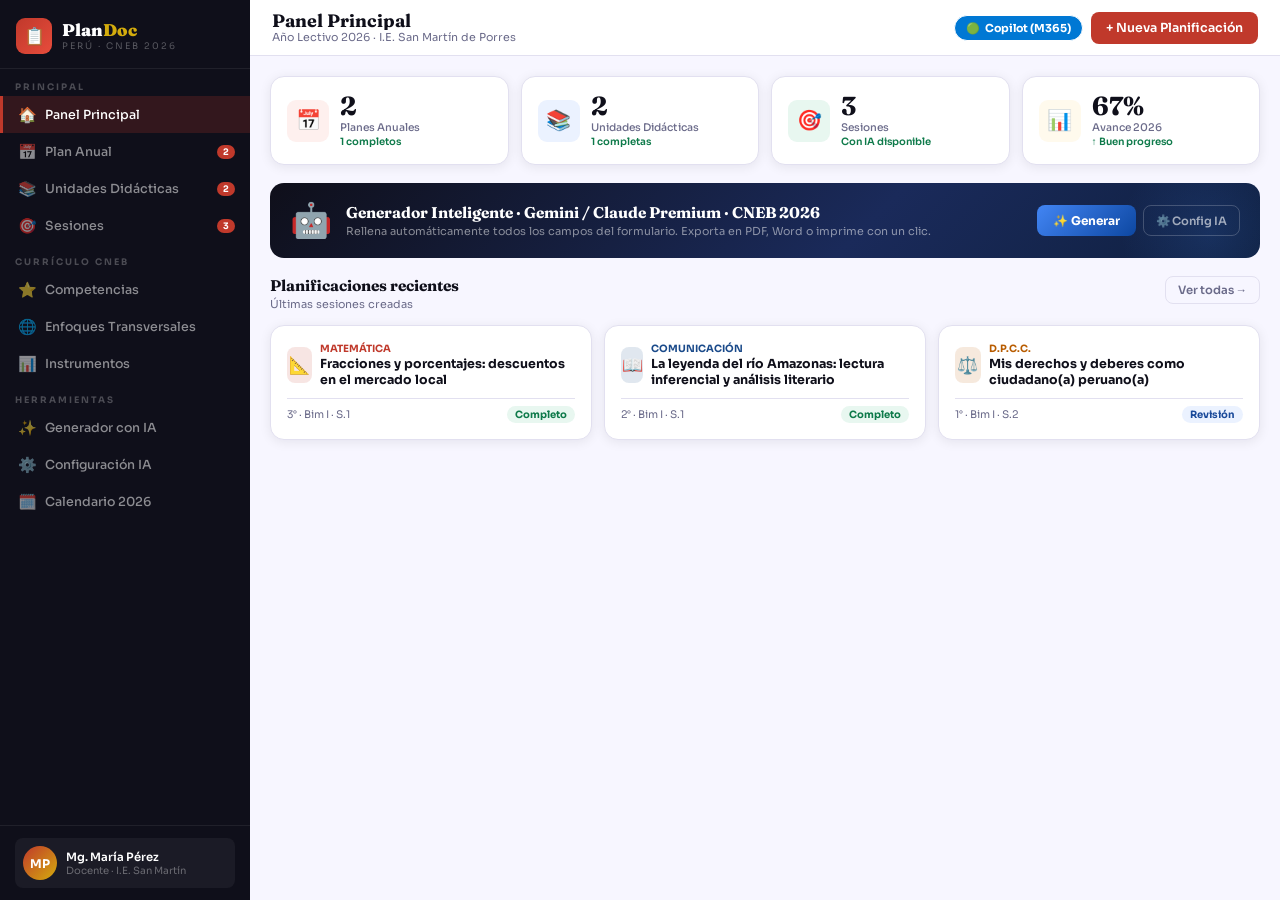
<file: index.html>
<!DOCTYPE html>
<html lang="es">

<head>
  <meta charset="UTF-8">
  <meta name="viewport" content="width=device-width,initial-scale=1.0">
  <title>PlanDoc</title>
  <link
    href="https://fonts.googleapis.com/css2?family=Sora:wght@300;400;500;600;700;800&family=Fraunces:wght@700;900&display=swap"
    rel="stylesheet">
  <link rel="stylesheet" href="css/style.css">
</head>

<body>
  <div class="shell">
    <!-- SIDEBAR -->
    <nav class="sidebar">
      <div class="s-logo">
        <div class="s-logo-row">
          <div class="s-ico">📋</div>
          <div>
            <div class="s-name">Plan<em>Doc</em></div>
            <div class="s-sub">Perú · CNEB 2026</div>
          </div>
        </div>
      </div>
      <div class="s-sec">Principal</div>
      <div class="s-link on" onclick="go('dashboard')"><span class="ic">🏠</span>Panel Principal</div>
      <div class="s-link" onclick="go('anual')"><span class="ic">📅</span>Plan Anual<span class="s-bdg"
          id="bdg-pa">2</span></div>
      <div class="s-link" onclick="go('unidades')"><span class="ic">📚</span>Unidades Didácticas<span class="s-bdg"
          id="bdg-ud">4</span></div>
      <div class="s-link" onclick="go('sesiones')"><span class="ic">🎯</span>Sesiones<span class="s-bdg"
          id="bdg-ses">6</span></div>
      <div class="s-sec">Currículo CNEB</div>
      <div class="s-link" onclick="go('competencias')"><span class="ic">⭐</span>Competencias</div>
      <div class="s-link" onclick="go('enfoques')"><span class="ic">🌐</span>Enfoques Transversales</div>
      <div class="s-link" onclick="go('evaluacion')"><span class="ic">📊</span>Instrumentos</div>
      <div class="s-sec">Herramientas</div>
      <div class="s-link" onclick="go('generador')"><span class="ic">✨</span>Generador con IA</div>
      <div class="s-link" onclick="go('config')"><span class="ic">⚙️</span>Configuración IA</div>
      <div class="s-link" onclick="go('calendario')"><span class="ic">🗓️</span>Calendario 2026</div>
      <div class="s-foot">
        <div class="s-user" onclick="go('config')">
          <div class="s-av" id="s-av">MP</div>
          <div>
            <div class="s-uname" id="s-uname">Mg. María Pérez</div>
            <div class="s-urole" id="s-urole">Docente · I.E. San Martín</div>
          </div>
        </div>
      </div>
    </nav>

    <!-- MAIN -->
    <div class="main">
      <div class="topbar">
        <div class="tb-l">
          <div class="tb-ttl" id="tb-ttl">Panel Principal</div>
          <div class="tb-sub" id="tb-sub">Año Lectivo 2026 · I.E. San Martín de Porres</div>
        </div>
        <div class="tb-r">
          <div class="ai-bdg ai-bdg-gem" id="ai-bdg" onclick="go('config')">
            <span id="ai-dot">🔵</span><span id="ai-txt">Gemini activo</span>
          </div>
          <button class="btn btn-red" id="tb-btn" onclick="openNew()">+ Nueva Planificación</button>
        </div>
      </div>

      <!-- ═══ DASHBOARD ═══ -->
      <div class="page on" id="page-dashboard">
        <div class="stats" id="stats-g"></div>
        <div class="ai-banner">
          <div style="font-size:34px;position:relative;z-index:1;">🤖</div>
          <div style="position:relative;z-index:1;">
            <h3>Generador Inteligente · Gemini / Claude Premium · CNEB 2026</h3>
            <p>Rellena automáticamente todos los campos del formulario. Exporta en PDF, Word o imprime con un clic.</p>
          </div>
          <div style="margin-left:auto;display:flex;gap:7px;position:relative;z-index:1;">
            <button class="btn-ai-gem btn-sm" style="font-size:12px;" onclick="go('generador')">✨ Generar</button>
            <button class="btn btn-ghost btn-sm" style="color:rgba(255,255,255,.6);border-color:rgba(255,255,255,.2);"
              onclick="go('config')">⚙️ Config IA</button>
          </div>
        </div>
        <div class="sec">
          <div>
            <div class="sec-t">Planificaciones recientes</div>
            <div class="sec-s">Últimas sesiones creadas</div>
          </div><button class="btn btn-ghost btn-sm" onclick="go('sesiones')">Ver todas →</button>
        </div>
        <div id="dash-r"></div>
      </div>

      <!-- ═══ PLAN ANUAL ═══ -->
      <div class="page" id="page-anual">
        <div class="sec">
          <div>
            <div class="sec-t">Plan Anual por Grado · 2026</div>
            <div class="sec-s">Selecciona el grado para gestionar la programación anual</div>
          </div><button class="btn btn-red" onclick="abrirPA()">+ Nuevo Plan Anual</button>
        </div>
        <div class="gts" id="g-anual"></div>
        <div id="anual-c"></div>
      </div>

      <!-- ═══ UNIDADES ═══ -->
      <div class="page" id="page-unidades">
        <div class="sec">
          <div>
            <div class="sec-t">Unidades Didácticas · 2026</div>
            <div class="sec-s">Organización por grado y bimestre · CNEB</div>
          </div><button class="btn btn-red" onclick="abrirUD()">+ Nueva Unidad</button>
        </div>
        <div class="gts" id="g-ud"></div>
        <div id="ud-c"></div>
      </div>

      <!-- ═══ SESIONES ═══ -->
      <div class="page" id="page-sesiones">
        <div class="sec">
          <div>
            <div class="sec-t">Sesiones de Aprendizaje · 2026</div>
            <div class="sec-s">Por grado, bimestre y área · CNEB</div>
          </div><button class="btn btn-red" onclick="abrirSES()">+ Nueva Sesión</button>
        </div>
        <div class="gts" id="g-ses"></div>
        <div id="ses-c"></div>
      </div>

      <!-- ═══ COMPETENCIAS ═══ -->
      <div class="page" id="page-competencias">
        <div class="sec">
          <div>
            <div class="sec-t">Competencias, Capacidades y Desempeños · CNEB</div>
            <div class="sec-s">Currículo Nacional EBR · MINEDU Perú · Nivel Secundaria</div>
          </div>
        </div>
        <div class="tbs" id="comp-tbs"></div>
        <div id="comp-c"></div>
      </div>

      <!-- ═══ ENFOQUES ═══ -->
      <div class="page" id="page-enfoques">
        <div class="sec">
          <div>
            <div class="sec-t">Enfoques Transversales del CNEB</div>
            <div class="sec-s">Orientan el trabajo pedagógico en todas las áreas · Perú</div>
          </div>
        </div>
        <div class="cg3" id="enf-g"></div>
      </div>

      <!-- ═══ EVALUACION ═══ -->
      <div class="page" id="page-evaluacion">
        <div class="sec">
          <div>
            <div class="sec-t">Instrumentos de Evaluación · CNEB</div>
            <div class="sec-s">Enfoque formativo · Nivel Secundaria · Perú</div>
          </div>
        </div>
        <div class="cg3" id="eval-g"></div>
      </div>

      <!-- ═══ GENERADOR IA ═══ -->
      <div class="page" id="page-generador">
        <div class="ai-banner">
          <div style="font-size:34px;position:relative;z-index:1;">✨</div>
          <div style="position:relative;z-index:1;">
            <h3>Generador Completo · Gemini / Claude</h3>
            <p>Configura el documento y obtén un resultado listo para exportar o imprimir.</p>
          </div>
        </div>
        <div style="display:grid;grid-template-columns:350px 1fr;gap:18px;">
          <div class="tc" style="padding:0;align-self:start;">
            <div class="tc-hdr">
              <div class="tc-ttl">⚙️ Configurar</div>
            </div>
            <div style="padding:14px;">
              <div class="g2" style="gap:9px;margin-bottom:9px;">
                <div class="fc"><label>Tipo</label><select id="gen-tipo">
                    <option value="sesion">Sesión de Aprendizaje</option>
                    <option value="unidad">Unidad Didáctica</option>
                    <option value="anual">Plan Anual</option>
                  </select></div>
                <div class="fc"><label>Área</label><select id="gen-area"></select></div>
                <div class="fc"><label>Grado</label><select id="gen-grado">
                    <option>1°</option>
                    <option>2°</option>
                    <option selected>3°</option>
                    <option>4°</option>
                    <option>5°</option>
                  </select></div>
                <div class="fc"><label>Bimestre</label><select id="gen-bim">
                    <option>I</option>
                    <option>II</option>
                    <option>III</option>
                    <option>IV</option>
                  </select></div>
              </div>
              <div class="fc" style="margin-bottom:9px;"><label>Tema / Situación significativa</label><input type="text"
                  id="gen-tema" placeholder="Ej: Fracciones en el mercado local"></div>
              <div class="fc" style="margin-bottom:11px;"><label>Contexto / Localidad</label><input type="text"
                  id="gen-ctx" placeholder="Ej: Sierra peruana, comunidad andina"></div>
              <div
                style="font-size:11px;color:var(--ink3);padding:7px 10px;background:var(--paper3);border-radius:7px;margin-bottom:9px;">
                Motor: <strong id="gen-eng-lbl">Gemini 2.0 Flash</strong></div>
              <button class="btn-ai-gem" style="width:100%;padding:11px;font-size:13px;justify-content:center;"
                id="btn-gen" onclick="genCompleto()">✨ Generar documento completo</button>
            </div>
          </div>
          <div class="tc" style="padding:0;">
            <div class="tc-hdr">
              <div class="tc-ttl">📄 Resultado generado</div>
              <div style="display:flex;gap:5px;" id="gen-btns"></div>
            </div>
            <div style="padding:14px;">
              <div class="ld" id="gen-ld">
                <div class="ldf"></div>
              </div>
              <div id="gen-r" style="min-height:320px;font-size:12.5px;line-height:1.7;color:var(--ink3);">El documento
                generado aparecerá aquí...</div>
            </div>
          </div>
        </div>
      </div>

      <!-- ═══ CONFIG IA ═══ -->
      <div class="page" id="page-config">
        <div class="sec">
          <div>
            <div class="sec-t">⚙️ Configuración del Sistema</div>
            <div class="sec-s">Datos de la I.E., año lectivo, IA y perfil docente</div>
          </div>
        </div>

        <!-- ── FILA 1: IA + IE ── -->
        <div style="display:grid;grid-template-columns:1fr 1fr;gap:18px;margin-bottom:18px;">

          <!-- IA CARD -->
          <div class="card">
            <div class="fst" style="margin-bottom:12px;">🤖 Motor de Inteligencia Artificial</div>
            <div style="display:flex;gap:7px;margin-bottom:16px;flex-wrap:wrap;">
              <button class="eng-btn" id="eng-cop-btn" onclick="setEngine('copilot')"
                style="background:#0078d4;color:#fff;border:none;padding:6px 13px;border-radius:6px;cursor:pointer;font-weight:700;font-size:11.5px;">🟢
                Copilot M365 (Recomendado)</button>
              <button class="eng-btn eng-gem" id="eng-gem-btn" onclick="setEngine('gemini')">🔵 Gemini (Gratis)</button>
              <button class="eng-btn eng-cla" id="eng-cla-btn" onclick="setEngine('claude')">🟠 Claude
                (Premium)</button>
            </div>

            <!-- COPILOT -->
            <div id="cfg-cop">
              <div
                style="background:#e6f3fb;border-radius:7px;padding:10px;margin-bottom:10px;font-size:11.5px;line-height:1.7;">
                <strong style="color:#0078d4;">Microsoft Copilot / OpenAI · M365 Premium</strong><br>
                1. Ve a <a href="https://platform.openai.com/api-keys" target="_blank"
                  style="color:#0078d4;font-weight:700;">platform.openai.com/api-keys</a> y crea una API Key.<br>
                2. O usa tu clave de Azure OpenAI si tienes M365 Enterprise.<br>
                3. Ingresa la key abajo y selecciona el modelo (gpt-4o recomendado).
              </div>
              <div class="g2" style="gap:9px;margin-bottom:9px;">
                <div class="fc fspan"><label>API Key de Copilot/OpenAI <span id="cop-st"
                      style="color:var(--green);font-size:9px;"></span></label>
                  <div style="display:flex;gap:6px;"><input type="text" id="cop-key" placeholder="sk-..."
                      style="flex:1;font-family:monospace;font-size:11.5px;"><button class="btn btn-sm"
                      style="background:#0078d4;color:#fff;flex-shrink:0;" onclick="saveKey('cop')">💾 Guardar</button>
                  </div>
                </div>
                <div class="fc fspan"><label>Endpoint (opcional, solo Azure)</label>
                  <input type="text" id="cop-endpoint" placeholder="https://api.openai.com/v1/chat/completions"
                    style="font-size:11px;" oninput="localStorage.setItem('pd_cop_endpoint',this.value)">
                </div>
                <div class="fc fspan"><label>Modelo</label>
                  <select id="cop-model" onchange="COP_MDL=this.value;localStorage.setItem('pd_cop_mdl',this.value);">
                    <option value="gpt-4o">gpt-4o (Recomendado · Copilot M365)</option>
                    <option value="gpt-4o-mini">gpt-4o-mini (Más rápido)</option>
                    <option value="gpt-4-turbo">gpt-4-turbo</option>
                    <option value="o1-mini">o1-mini (Razonamiento)</option>
                  </select>
                </div>
              </div>
            </div>

            <!-- GEMINI -->
            <div id="cfg-gem" style="display:none;">
              <div
                style="background:var(--blue-l);border-radius:7px;padding:10px;margin-bottom:10px;font-size:11.5px;line-height:1.7;">
                <strong style="color:var(--blue);">Google Gemini · Gratis</strong><br>
                Obtén tu clave en <a href="https://aistudio.google.com/apikey" target="_blank"
                  style="color:var(--blue);font-weight:700;">Google AI Studio</a>. Requiere servidor web (no
                doble-clic).
              </div>
              <div class="g2" style="gap:9px;margin-bottom:9px;">
                <div class="fc fspan"><label>API Key de Gemini <span id="gem-st"
                      style="color:var(--green);font-size:9px;"></span></label>
                  <div style="display:flex;gap:6px;"><input type="text" id="gem-key" placeholder="AIzaSy..."
                      style="flex:1;font-family:monospace;font-size:11.5px;"><button class="btn btn-green btn-sm"
                      onclick="saveKey('gem')">💾</button></div>
                </div>
                <div class="fc fspan"><label>Modelo</label><select id="gem-model">
                    <option value="gemini-2.0-flash">gemini-2.0-flash (Rápido)</option>
                    <option value="gemini-1.5-flash">gemini-1.5-flash</option>
                    <option value="gemini-1.5-pro">gemini-1.5-pro</option>
                  </select></div>
              </div>
            </div>

            <!-- CLAUDE -->
            <div id="cfg-cla" style="display:none;">
              <div
                style="background:var(--orange-l);border-radius:7px;padding:10px;margin-bottom:10px;font-size:11.5px;line-height:1.6;">
                <strong style="color:var(--orange);">Anthropic Claude · Premium</strong><br>
                Requiere cuenta en <a href="https://console.anthropic.com/" target="_blank"
                  style="color:var(--orange);">Anthropic Console</a>.
              </div>
              <div class="g2" style="gap:9px;margin-bottom:9px;">
                <div class="fc fspan"><label>API Key de Claude <span id="cla-st"
                      style="color:var(--green);font-size:9px;"></span></label>
                  <div style="display:flex;gap:6px;"><input type="text" id="cla-key" placeholder="sk-ant-..."
                      style="flex:1;font-family:monospace;font-size:11.5px;"><button class="btn btn-sm"
                      style="background:var(--orange);color:#fff;flex-shrink:0;" onclick="saveKey('cla')">💾</button>
                  </div>
                </div>
                <div class="fc fspan"><label>Modelo</label><select id="cla-model">
                    <option value="claude-sonnet-4-5-20251001">claude-sonnet-4-5 (Recomendado)</option>
                    <option value="claude-haiku-4-5-20251001">claude-haiku-4-5 (Rápido)</option>
                  </select></div>
              </div>
            </div>

            <button class="btn btn-green btn-sm" style="width:100%;margin-top:10px;" onclick="testIA()">🧪 Probar
              conexión IA</button>
            <div id="test-r" style="margin-top:8px;font-size:11.5px;"></div>
          </div>

          <!-- IE PROFILE CARD -->
          <div class="card">
            <div class="fst" style="margin-bottom:12px;">🏫 Datos de la Institución Educativa</div>
            <div class="g2" style="gap:9px;margin-bottom:10px;">
              <div class="fc fspan"><label>Institución Educativa</label><input type="text" id="cfg-ie"
                  value="I.E. N° 1361 - 8 de Julio"></div>
              <div class="fc"><label>Código modular / N°</label><input type="text" id="cfg-dir1"
                  placeholder="Ej: 0812345"></div>
              <div class="fc"><label>DRE</label><input type="text" id="cfg-dre" value="San Martín"></div>
              <div class="fc"><label>UGEL</label><input type="text" id="cfg-ugel" value="UGEL El Dorado"></div>
              <div class="fc"><label>Región / Provincia</label><input type="text" id="cfg-reg"
                  value="Sauce, San Martín"></div>
              <div class="fc"><label>Año Lectivo</label><input type="text" id="cfg-anio" value="2026"></div>
              <div class="fc fspan"><label>Director(a)</label><input type="text" id="cfg-director"
                  placeholder="Nombre completo del director(a)"></div>
              <div class="fc fspan"><label>Coordinador(a) Pedagógico</label><input type="text" id="cfg-coord"
                  placeholder="Nombre completo del coordinador(a)"></div>
              <div class="fc fspan" style="border-top:1px solid #eee;padding-top:8px;margin-top:2px;">
                <div class="fst" style="font-size:11.5px;margin-bottom:6px;">👤 Perfil Docente</div>
              </div>
              <div class="fc fspan"><label>Nombre completo del docente</label><input type="text" id="cfg-nombre"
                  value="Lic. Denis Marx Diaz Huaroto"></div>
              <div class="fc"><label>Especialidad / Área</label><input type="text" id="cfg-espec" value="Matemática">
              </div>
              <div class="fc"><label>Nivel</label><select id="cfg-nivel">
                  <option selected>Secundaria</option>
                  <option>Primaria</option>
                </select></div>
              <div class="fc"><label>Horas semanales del área</label><input type="number" id="cfg-horas" value="5"
                  min="1" max="10"></div>
              <div class="fc fspan"><label>Grados a cargo</label><input type="text" id="cfg-grados"
                  value="1°A, 1°B, 1°C"></div>
            </div>
            <button class="btn btn-red btn-sm" style="width:100%;" onclick="saveProfile()">💾 Guardar configuración de
              I.E. y aplicar a todos los documentos</button>
            <div style="font-size:10px;color:var(--ink3);margin-top:5px;text-align:center;">Los datos se aplicarán
              automáticamente a todos los planes, unidades y sesiones nuevas.</div>
          </div>
        </div>

        <!-- ── FILA 2: AÑO LECTIVO (calendarización configurable) ── -->
        <div class="card" style="margin-bottom:0;">
          <div class="fst" style="margin-bottom:12px;">📅 Año Lectivo – Calendarización de la I.E. N° 1361</div>
          <div style="font-size:11.5px;color:var(--ink3);margin-bottom:12px;">Configura las fechas exactas de inicio y
            fin de cada bimestre según el calendario de tu institución. Estas fechas se usarán en todos los documentos
            exportados.</div>
          <div style="display:grid;grid-template-columns:repeat(4,1fr);gap:12px;margin-bottom:14px;">
            <div class="card" style="border-top:3px solid #1565C0;padding:10px;">
              <div style="font-size:10px;font-weight:700;color:#1565C0;margin-bottom:6px;">BIMESTRE I</div>
              <div class="fc"><label style="font-size:10px;">Inicio</label><input type="date" id="bim1-ini"
                  value="2026-03-16" oninput="calcSem(1)"></div>
              <div class="fc"><label style="font-size:10px;">Fin</label><input type="date" id="bim1-fin"
                  value="2026-05-08" oninput="calcSem(1)"></div>
              <div class="fc"><label style="font-size:10px;">Semanas <span
                    style="color:#2E7D32;font-size:9px;">(calculado automático)</span></label>
                <div style="display:flex;align-items:center;gap:6px;">
                  <input type="number" id="bim1-sem" value="8" min="1" max="40"
                    style="background:#f0fff4;font-weight:700;color:#2E7D32;" readonly>
                  <span id="bim1-dias" style="font-size:10px;color:var(--ink3);white-space:nowrap;">40 días</span>
                </div>
              </div>
            </div>
            <div class="card" style="border-top:3px solid #2E7D32;padding:10px;">
              <div style="font-size:10px;font-weight:700;color:#2E7D32;margin-bottom:6px;">BIMESTRE II</div>
              <div class="fc"><label style="font-size:10px;">Inicio</label><input type="date" id="bim2-ini"
                  value="2026-05-18" oninput="calcSem(2)"></div>
              <div class="fc"><label style="font-size:10px;">Fin</label><input type="date" id="bim2-fin"
                  value="2026-07-24" oninput="calcSem(2)"></div>
              <div class="fc"><label style="font-size:10px;">Semanas <span
                    style="color:#2E7D32;font-size:9px;">(calculado automático)</span></label>
                <div style="display:flex;align-items:center;gap:6px;">
                  <input type="number" id="bim2-sem" value="9" min="1" max="40"
                    style="background:#f0fff4;font-weight:700;color:#2E7D32;" readonly>
                  <span id="bim2-dias" style="font-size:10px;color:var(--ink3);white-space:nowrap;">45 días</span>
                </div>
              </div>
            </div>
            <div class="card" style="border-top:3px solid #E65100;padding:10px;">
              <div style="font-size:10px;font-weight:700;color:#E65100;margin-bottom:6px;">BIMESTRE III</div>
              <div class="fc"><label style="font-size:10px;">Inicio</label><input type="date" id="bim3-ini"
                  value="2026-08-10" oninput="calcSem(3)"></div>
              <div class="fc"><label style="font-size:10px;">Fin</label><input type="date" id="bim3-fin"
                  value="2026-10-09" oninput="calcSem(3)"></div>
              <div class="fc"><label style="font-size:10px;">Semanas <span
                    style="color:#2E7D32;font-size:9px;">(calculado automático)</span></label>
                <div style="display:flex;align-items:center;gap:6px;">
                  <input type="number" id="bim3-sem" value="9" min="1" max="40"
                    style="background:#f0fff4;font-weight:700;color:#2E7D32;" readonly>
                  <span id="bim3-dias" style="font-size:10px;color:var(--ink3);white-space:nowrap;">45 días</span>
                </div>
              </div>
            </div>
            <div class="card" style="border-top:3px solid #6A1B9A;padding:10px;">
              <div style="font-size:10px;font-weight:700;color:#6A1B9A;margin-bottom:6px;">BIMESTRE IV</div>
              <div class="fc"><label style="font-size:10px;">Inicio</label><input type="date" id="bim4-ini"
                  value="2026-10-19" oninput="calcSem(4)"></div>
              <div class="fc"><label style="font-size:10px;">Fin</label><input type="date" id="bim4-fin"
                  value="2026-12-18" oninput="calcSem(4)"></div>
              <div class="fc"><label style="font-size:10px;">Semanas <span
                    style="color:#2E7D32;font-size:9px;">(calculado automático)</span></label>
                <div style="display:flex;align-items:center;gap:6px;">
                  <input type="number" id="bim4-sem" value="9" min="1" max="40"
                    style="background:#f0fff4;font-weight:700;color:#2E7D32;" readonly>
                  <span id="bim4-dias" style="font-size:10px;color:var(--ink3);white-space:nowrap;">45 días</span>
                </div>
              </div>
            </div>
          </div>
          <div
            style="display:flex;align-items:center;justify-content:space-between;margin-bottom:8px;padding:8px 12px;background:#f0fff4;border-radius:6px;border:1px solid #c3e6cb;">
            <span style="font-size:11px;color:var(--ink3);">Total calculado:</span>
            <span id="cfg-total-sem" style="font-size:12px;font-weight:700;color:#2E7D32;">— semanas</span>
          </div>
          <button class="btn btn-green btn-sm" style="width:100%;" onclick="saveCal()">💾 Guardar
            Calendarización</button>
          <div style="font-size:10px;color:var(--ink3);margin-top:5px;text-align:center;">Las semanas se calculan
            automáticamente al ingresar las fechas de inicio y fin (solo días hábiles lunes–viernes).</div>
        </div>
      </div>
      <!-- ═══ CALENDARIO ═══ -->
      <div class="page" id="page-calendario">
        <div class="sec">
          <div>
            <div class="sec-t" id="cal-title">Calendario Lectivo 2026</div>
            <div class="sec-s" id="cal-sub">Año escolar MINEDU · Nivel Secundaria · Perú</div>
          </div>
          <button class="btn btn-ghost btn-sm" onclick="go('config')" style="font-size:11px;">⚙️ Configurar
            fechas</button>
        </div>

        <!-- Tarjetas de bimestres -->
        <div id="cal-cards" style="display:grid;grid-template-columns:repeat(4,1fr);gap:13px;margin-bottom:18px;"></div>

        <!-- Tabla resumen año lectivo -->
        <div class="card">
          <div class="fst" style="margin-bottom:12px;">📋 Resumen del Año Lectivo</div>
          <div id="cal-table-wrap"></div>
          <div style="margin-top:10px;font-size:10.5px;color:var(--ink3);text-align:center;">
            Las fechas se configuran en <strong>⚙️ Configuración → Año Lectivo</strong>. Los cambios se reflejan
            automáticamente aquí y en todos los documentos exportados.
          </div>
        </div>
      </div>
    </div><!-- /main -->
  </div><!-- /shell -->
  <!-- ═══════════ MODAL PLAN ANUAL ═══════════ -->
  <div class="ov" id="ov-pa">
    <div class="modal">
      <div class="mhdr">
        <div class="mttl">📅 Plan Anual · <span id="pa-sub">Nuevo Plan</span></div>
        <button class="mx" onclick="cerrar('ov-pa')">×</button>
      </div>
      <div class="mbody">
        <input type="hidden" id="pa-id" value="">
        <div class="fs">
          <div class="fst">🏫 Institución y Año Lectivo</div>
          <div class="g3">
            <div class="fc fspan"><label>Institución Educativa</label><input type="text" id="pa-ie"
                value="I.E. San Martín de Porres"></div>
            <div class="fc"><label>UGEL</label><input type="text" id="pa-ugel" value="UGEL 05"></div>
            <div class="fc"><label>Región / DRE</label><input type="text" id="pa-reg" value="Lima Metropolitana"></div>
            <div class="fc"><label>Año Lectivo</label><input type="text" id="pa-anio" value="2026"></div>
          </div>
        </div>
        <div class="fs">
          <div class="fst">👤 Docente y Configuración del Plan</div>
          <div class="g3">
            <div class="fc"><label>Docente Responsable</label><input type="text" id="pa-doc" value="Mg. María Pérez">
            </div>
            <div class="fc"><label>Área Curricular</label><select id="pa-area" onchange="onArea('pa')"></select></div>
            <div class="fc"><label>Grado</label><select id="pa-grado">
                <option>1°</option>
                <option>2°</option>
                <option selected>3°</option>
                <option>4°</option>
                <option>5°</option>
              </select></div>
            <div class="fc"><label>Sección(es)</label><input type="text" id="pa-secc" value="A · B"></div>
            <div class="fc"><label>Horas semanales</label><input type="number" id="pa-horas" value="4" min="1" max="12">
            </div>
            <div class="fc"><label>Nivel / Ciclo</label><select id="pa-ciclo">
                <option>Secundaria – Ciclo VI (1° y 2°)</option>
                <option selected>Secundaria – Ciclo VII (3°, 4° y 5°)</option>
              </select></div>
            <div class="fc"><label>Estado del documento</label><select id="pa-status">
                <option value="borrador">Borrador</option>
                <option value="progreso">En progreso</option>
                <option value="completo">Completo</option>
              </select></div>
            <div class="fc"><label>Modalidad</label><select id="pa-modal">
                <option>Presencial</option>
                <option>Semipresencial</option>
                <option>Virtual</option>
              </select></div>
            <div class="fc"><label>N° de unidades planificadas</label><input type="number" id="pa-nunits" value="8"
                min="1" max="16"></div>
          </div>
          <div class="fc fspan" style="margin-top:9px;">
            <label>Presentación del área (opcional)</label>
            <textarea id="pa-pres" placeholder="Breve descripción del área y su importancia para el grado..."
              style="min-height:55px;"></textarea>
          </div>
        </div>
        <div class="fs">
          <div class="fst">⭐ Competencias, Capacidades y Desempeños del Área (CNEB)</div>
          <div id="pa-cp" class="cp" style="display:none;"></div>
          <div class="fc fspan" style="display:none;"><label>Competencias del área (CNEB)</label>
            <textarea id="pa-comp" style="display:none;"></textarea>
          </div>
          <div class="fc fspan" style="margin-top:6px;">
            <textarea id="pa-caps" style="display:none;"></textarea>
            <!-- CNEB 3-col competencias table -->
            <div id="pa-cneb-table" style="margin-top:8px;overflow-x:auto;border-radius:8px;overflow:hidden;"></div>
            <div
              style="font-size:9.5px;color:var(--ink3);margin:5px 0 0;padding:5px 8px;background:#f8f8f8;border-radius:5px;">
              💡 Tabla generada automáticamente desde el CNEB según el área seleccionada.
            </div>
            <div style="font-size:10px;color:var(--ink3);margin-top:2px;">💡 Estas capacidades se propagarán
              automáticamente a todas tus Unidades y Sesiones nuevas.</div>
          </div>
          <div class="fc fspan" style="border-top:1px dashed #ddd;padding-top:10px;margin-top:8px;">
            <div class="fst" style="font-size:12px;margin-bottom:6px;">📊 Metas del Periodo Lectivo — Evaluación
              Diagnóstica y de Salida</div>
            <div style="font-size:11px;color:var(--ink3);margin-bottom:8px;">Ingresa el número de estudiantes (o
              porcentaje) por nivel de logro para cada competencia.</div>
            <div style="overflow-x:auto;">
              <table style="width:100%;border-collapse:collapse;font-size:10.5px;min-width:560px;">
                <tr>
                  <th style="padding:4px 6px;border:1px solid #ddd;background:#f5f5f5;text-align:left;width:28%;">
                    COMPETENCIA</th>
                  <th style="padding:4px;border:1px solid #ddd;background:#1565C0;color:#fff;text-align:center;"
                    colspan="4">EVALUACIÓN DIAGNÓSTICA</th>
                  <th style="padding:4px;border:1px solid #ddd;background:#2E7D32;color:#fff;text-align:center;"
                    colspan="4">META DE SALIDA 2026</th>
                </tr>
                <tr>
                  <th style="padding:3px 6px;border:1px solid #ddd;background:#f5f5f5;"></th>
                  <th style="padding:3px 5px;border:1px solid #ddd;background:#e8f0fe;text-align:center;width:7%;">C %
                  </th>
                  <th style="padding:3px 5px;border:1px solid #ddd;background:#e8f0fe;text-align:center;width:7%;">B %
                  </th>
                  <th style="padding:3px 5px;border:1px solid #ddd;background:#e8f0fe;text-align:center;width:7%;">A %
                  </th>
                  <th style="padding:3px 5px;border:1px solid #ddd;background:#e8f0fe;text-align:center;width:7%;">AD %
                  </th>
                  <th style="padding:3px 5px;border:1px solid #ddd;background:#e8f7ee;text-align:center;width:7%;">C %
                  </th>
                  <th style="padding:3px 5px;border:1px solid #ddd;background:#e8f7ee;text-align:center;width:7%;">B %
                  </th>
                  <th style="padding:3px 5px;border:1px solid #ddd;background:#e8f7ee;text-align:center;width:7%;">A %
                  </th>
                  <th style="padding:3px 5px;border:1px solid #ddd;background:#e8f7ee;text-align:center;width:7%;">AD %
                  </th>
                </tr>
                <tbody id="pa-meta-tbody">
                  <tr>
                    <td colspan="9" style="text-align:center;padding:8px;color:#888;font-size:11px;">Selecciona un área
                      para ver las competencias...</td>
                  </tr>
                </tbody>
              </table>
            </div>
          </div>
        </div>
        <div class="fs">
          <div class="asz">
            <div class="asz-h">
              <div class="asz-ttl">🤖 Sugerencia IA · Completar bimestres automáticamente</div>
              <button class="btn-ai-gem btn-sm" id="btn-pa-ai" onclick="suPA()">✨ Obtener Sugerencia</button>
            </div>
            <div class="ld" id="pa-ld">
              <div class="ldf"></div>
            </div>
            <div id="pa-msg" class="asz-msg">La IA completará las unidades por bimestre contextualizadas al Perú y
              alineadas al CNEB.</div>
          </div>
        </div>
        <div class="fs" style="padding:0;background:none;border:none;">

          <!-- ══ BLOQUE A: ORGANIZACIÓN POR BIMESTRE ══ -->
          <div
            style="background:var(--paper2);border:1.5px solid #e0e0e0;border-radius:14px;padding:16px 18px;margin-bottom:16px;">
            <div style="display:flex;align-items:center;gap:8px;margin-bottom:14px;">
              <span style="font-size:20px;">📆</span>
              <div>
                <div class="fst" style="font-size:13px;">Organización de Unidades por Bimestre</div>
                <div style="font-size:10px;color:var(--ink3);">Escribe los títulos de las unidades — una por línea en
                  cada bimestre</div>
              </div>
            </div>
            <div style="display:grid;grid-template-columns:repeat(4,1fr);gap:12px;">

              <div style="background:#EEF4FF;border-top:3px solid #1565C0;border-radius:10px;padding:12px;">
                <label style="color:#1565C0;font-weight:700;font-size:11.5px;">● Bimestre I</label>
                <div style="font-size:10px;color:#1565C0;font-weight:600;margin:2px 0 1px;"><span
                    id="lbl-b1-dates">...</span></div>
                <div style="font-size:9.5px;color:var(--ink3);margin-bottom:7px;"><span id="lbl-b1-sem">—</span> semanas
                  lectivas</div>
                <textarea id="pa-b1" placeholder="Unidad 1: Título&#10;Unidad 2: Título"
                  style="width:100%;min-height:110px;font-size:11px;box-sizing:border-box;border:1px solid #BBDEFB;border-radius:6px;padding:7px;background:#fff;resize:vertical;"></textarea>
              </div>

              <div style="background:#EDFAED;border-top:3px solid #2E7D32;border-radius:10px;padding:12px;">
                <label style="color:#2E7D32;font-weight:700;font-size:11.5px;">● Bimestre II</label>
                <div style="font-size:10px;color:#2E7D32;font-weight:600;margin:2px 0 1px;"><span
                    id="lbl-b2-dates">...</span></div>
                <div style="font-size:9.5px;color:var(--ink3);margin-bottom:7px;"><span id="lbl-b2-sem">—</span> semanas
                  lectivas</div>
                <textarea id="pa-b2" placeholder="Unidad 3: Título&#10;Unidad 4: Título"
                  style="width:100%;min-height:110px;font-size:11px;box-sizing:border-box;border:1px solid #C8E6C9;border-radius:6px;padding:7px;background:#fff;resize:vertical;"></textarea>
              </div>

              <div style="background:#FFF3EE;border-top:3px solid #E65100;border-radius:10px;padding:12px;">
                <label style="color:#E65100;font-weight:700;font-size:11.5px;">● Bimestre III</label>
                <div style="font-size:10px;color:#E65100;font-weight:600;margin:2px 0 1px;"><span
                    id="lbl-b3-dates">...</span></div>
                <div style="font-size:9.5px;color:var(--ink3);margin-bottom:7px;"><span id="lbl-b3-sem">—</span> semanas
                  lectivas</div>
                <textarea id="pa-b3" placeholder="Unidad 5: Título&#10;Unidad 6: Título"
                  style="width:100%;min-height:110px;font-size:11px;box-sizing:border-box;border:1px solid #FFCCBC;border-radius:6px;padding:7px;background:#fff;resize:vertical;"></textarea>
              </div>

              <div style="background:#F7EEFF;border-top:3px solid #6A1B9A;border-radius:10px;padding:12px;">
                <label style="color:#6A1B9A;font-weight:700;font-size:11.5px;">● Bimestre IV</label>
                <div style="font-size:10px;color:#6A1B9A;font-weight:600;margin:2px 0 1px;"><span
                    id="lbl-b4-dates">...</span></div>
                <div style="font-size:9.5px;color:var(--ink3);margin-bottom:7px;"><span id="lbl-b4-sem">—</span> semanas
                  lectivas</div>
                <textarea id="pa-b4" placeholder="Unidad 7: Título&#10;Unidad 8: Título"
                  style="width:100%;min-height:110px;font-size:11px;box-sizing:border-box;border:1px solid #E1BEE7;border-radius:6px;padding:7px;background:#fff;resize:vertical;"></textarea>
              </div>

            </div>
          </div>

          <!-- ══ BLOQUE B: DETALLE DE ORGANIZACIÓN ══ -->
          <div style="background:var(--paper2);border:1.5px solid #e0e0e0;border-radius:14px;padding:16px 18px;">
            <div style="display:flex;align-items:center;gap:8px;margin-bottom:14px;">
              <span style="font-size:20px;">📋</span>
              <div>
                <div class="fst" style="font-size:13px;">V. Organización de Unidades — Detalle</div>
                <div style="font-size:10px;color:var(--ink3);">Una entrada por línea · mismo orden que los bimestres
                  (Unidad 0, Unidad 1, Unidad 2...)</div>
              </div>
            </div>

            <!-- Situaciones — fila completa destacada -->
            <div
              style="background:linear-gradient(135deg,#FFFDE7,#FFF9C4);border:1.5px solid #F9A825;border-radius:10px;padding:14px 16px;margin-bottom:14px;">
              <div style="display:flex;align-items:center;gap:7px;margin-bottom:8px;">
                <span style="font-size:17px;">🌍</span>
                <div>
                  <div style="font-size:12px;font-weight:700;color:#E65100;">Situaciones Significativas</div>
                  <div style="font-size:10px;color:var(--ink3);">Inicia cada línea con "Unidad 0:", "Unidad 1:", etc.
                  </div>
                </div>
              </div>
              <textarea id="pa-sits" rows="4"
                placeholder="Unidad 0: Al iniciar el año escolar los estudiantes de 1° Secundaria de la I.E. N° 1361 - 8 de Julio...&#10;Unidad 1: En la comunidad de Sauce se observa que muchos estudiantes presentan problemas de nutrición..."
                style="width:100%;font-size:11px;box-sizing:border-box;border:1px solid #F9A825;border-radius:6px;padding:8px;background:#fffef5;resize:vertical;"></textarea>
            </div>

            <!-- 4 columnas: campos / producto / duración / enfoques -->
            <div style="display:grid;grid-template-columns:repeat(4,1fr);gap:12px;">

              <div style="background:#EEF4FF;border-top:3px solid #1565C0;border-radius:10px;padding:12px;">
                <div style="display:flex;align-items:center;gap:5px;margin-bottom:5px;">
                  <span style="font-size:14px;">📚</span>
                  <div style="font-size:11px;font-weight:700;color:#1565C0;">Campos Temáticos</div>
                </div>
                <div style="font-size:9.5px;color:var(--ink3);margin-bottom:7px;">Temas separados por coma</div>
                <textarea id="pa-campos"
                  placeholder="Unidad 0: Diagnóstico, Núm. naturales&#10;Unidad 1: Números primos, MCM, MCD&#10;Unidad 2: Fracciones, Tablas"
                  style="width:100%;font-size:10.5px;box-sizing:border-box;border:1px solid #BBDEFB;border-radius:5px;padding:7px;background:#fff;resize:vertical;min-height:120px;"></textarea>
              </div>

              <div style="background:#EDFAED;border-top:3px solid #2E7D32;border-radius:10px;padding:12px;">
                <div style="display:flex;align-items:center;gap:5px;margin-bottom:5px;">
                  <span style="font-size:14px;">🏆</span>
                  <div style="font-size:11px;font-weight:700;color:#2E7D32;">Producto de Unidad</div>
                </div>
                <div style="font-size:9.5px;color:var(--ink3);margin-bottom:7px;">Un producto por línea</div>
                <textarea id="pa-prods"
                  placeholder="Unidad 0: Prueba diagnóstica&#10;Unidad 1: Planificador Matemático&#10;Unidad 2: Reporte de Eco-Eficiencia"
                  style="width:100%;font-size:10.5px;box-sizing:border-box;border:1px solid #C8E6C9;border-radius:5px;padding:7px;background:#fff;resize:vertical;min-height:120px;"></textarea>
              </div>

              <div style="background:#FFF3F0;border-top:3px solid #C0392B;border-radius:10px;padding:12px;">
                <div style="display:flex;align-items:center;gap:5px;margin-bottom:5px;">
                  <span style="font-size:14px;">⏱</span>
                  <div style="font-size:11px;font-weight:700;color:#C0392B;">Duración</div>
                </div>
                <div style="font-size:9.5px;color:var(--ink3);margin-bottom:7px;">Semanas por unidad</div>
                <textarea id="pa-durs"
                  placeholder="Unidad 0: 1 semana&#10;Unidad 1: 4 semanas&#10;Unidad 2: 4 semanas&#10;Unidad 3: 4 semanas"
                  style="width:100%;font-size:10.5px;box-sizing:border-box;border:1px solid #FFCDD2;border-radius:5px;padding:7px;background:#fff;resize:vertical;min-height:120px;"></textarea>
              </div>

              <div style="background:#F7EEFF;border-top:3px solid #6A1B9A;border-radius:10px;padding:12px;">
                <div style="display:flex;align-items:center;gap:5px;margin-bottom:8px;">
                  <span style="font-size:14px;">🌐</span>
                  <div style="font-size:11px;font-weight:700;color:#6A1B9A;">Enfoques Transversales por Unidad</div>
                </div>
                <div style="font-size:9.5px;color:var(--ink3);margin-bottom:5px;">Una línea por unidad · mismo orden que
                  los bimestres</div>
                <textarea id="pa-enfs-det"
                  placeholder="Unidad 0: Enfoque Ambiental&#10;Unidad 1: Ambiental, Bien Común&#10;Unidad 2: Enfoque Ambiental&#10;Unidad 3: Intercultural"
                  style="width:100%;font-size:10.5px;box-sizing:border-box;border:1px solid #E1BEE7;border-radius:5px;padding:6px;background:#fff;resize:vertical;min-height:80px;"></textarea>
                <div style="font-size:9.5px;color:#6A1B9A;font-weight:600;margin:7px 0 3px;">⚖️ Valores por Unidad</div>
                <div style="font-size:9px;color:var(--ink3);margin-bottom:4px;">Una línea por unidad · ej: "Unidad 0:
                  Responsabilidad, Solidaridad"</div>
                <textarea id="pa-enf-vals"
                  placeholder="Unidad 0: Responsabilidad ambiental, Solidaridad&#10;Unidad 1: Perseverancia, Superación personal&#10;Unidad 2: Equidad, Justicia&#10;Unidad 3: Respeto a la identidad cultural"
                  style="width:100%;font-size:10.5px;box-sizing:border-box;border:1px solid #CE93D8;border-radius:5px;padding:6px;background:#fff;resize:vertical;min-height:65px;"></textarea>
                <div style="font-size:9.5px;color:#6A1B9A;font-weight:600;margin:7px 0 3px;">📋 Actitudes / Acciones
                  Observables por Unidad</div>
                <div style="font-size:9px;color:var(--ink3);margin-bottom:4px;">Una línea por unidad · describe la
                  actitud observable</div>
                <textarea id="pa-enf-obs"
                  placeholder="Unidad 0: Los estudiantes demuestran responsabilidad en el cuidado del entorno.&#10;Unidad 1: Muestran perseverancia ante las dificultades académicas.&#10;Unidad 2: Practican la equidad en trabajos grupales."
                  style="width:100%;font-size:10.5px;box-sizing:border-box;border:1px solid #CE93D8;border-radius:5px;padding:6px;background:#fff;resize:vertical;min-height:65px;"></textarea>
              </div>

            </div>
          </div>

        </div>
        <div class="fs">
          <div class="fst">🌐 Enfoques, Evaluación y Recursos</div>
          <div class="g3">
            <input type="hidden" id="pa-enf" value="Ambiental, Inclusión, Bien Común">
            <div class="fc"><label>Instrumentos de Evaluación</label><input type="text" id="pa-eval"
                value="Rúbrica, Lista de cotejo, Escala AD/A/B/C"></div>
            <div class="fc"><label>Materiales y Recursos</label><input type="text" id="pa-mat"
                value="Textos MINEDU, fichas, recursos TIC"></div>
            <div class="fc"></div>
            <div class="fc fspan" style="border-top:1px dashed #eee;padding-top:10px;margin-top:4px;">
              <div class="fst" style="font-size:11px;margin-bottom:8px;">📚 VIII. Referencias Bibliográficas</div>
            </div>
            <div class="fc">
              <label>Bibliografía para el Docente</label>
              <textarea id="pa-bib-doc" style="min-height:80px;"
                placeholder="- Currículo Nacional de Educación Básica, MINEDU.&#10;- Programa Curricular de Educación Secundaria, MINEDU.&#10;- Texto del área. MINEDU, 2025.">- Currículo Nacional de Educación Básica, MINEDU.
- Programa Curricular de Educación Secundaria, MINEDU.
- Texto del área. MINEDU, 2025.</textarea>
            </div>
            <div class="fc">
              <label>Bibliografía para el Estudiante</label>
              <textarea id="pa-bib-est" style="min-height:80px;"
                placeholder="- Texto del área N° Grado. MINEDU, 2025.&#10;- Fichas del área. MINEDU, 2025.&#10;- Cuaderno de trabajo.">- Texto del área. MINEDU, 2025.
- Fichas del área. MINEDU, 2025.
- Cuaderno de trabajo.</textarea>
            </div>
            <input type="hidden" id="pa-bib" value="">
            <div class="fc"><label>Aprobación / Revisión</label><select id="pa-apro">
                <option>Pendiente de revisión</option>
                <option>Revisado por subdirección</option>
                <option>Aprobado por dirección</option>
              </select></div>
          </div>
        </div>
      </div>
      <div class="mfoot">
        <button class="btn btn-ghost" onclick="cerrar('ov-pa')">Cancelar</button>
        <button class="btn btn-green" onclick="expPA('pdf')">📑 PDF</button>
        <button class="btn btn-blue" onclick="expPA('word')">📄 Word</button>
        <button class="btn btn-purple" onclick="impPA()">🖨 Imprimir</button>
        <button class="btn btn-red" onclick="guarPA()">💾 Guardar</button>
      </div>
    </div>
  </div>

  <!-- ═══════════ MODAL UNIDAD ═══════════ -->
  <div class="ov" id="ov-ud">
    <div class="modal">
      <div class="mhdr">
        <div class="mttl">📚 Unidad Didáctica · <span id="ud-sub">Nueva</span></div>
        <button class="mx" onclick="sv('ud-id','');cerrar('ov-ud')">×</button>
      </div>
      <div class="mbody">
        <input type="hidden" id="ud-id" value="">
        <!-- PRECARGAR DESDE PLAN ANUAL -->
        <div class="fs">
          <div style="background:#eff5ff;border:1px solid #bbdefb;border-radius:6px;padding:12px;margin-bottom:12px;">
            <div style="font-size:11px;font-weight:700;color:#1565c0;margin-bottom:8px;">📋 Precargar desde Plan Anual
            </div>
            <select id="sel-pa-preload" onchange="if(this.value)preloadUDfromPA(parseInt(this.value));"
              style="width:100%;padding:6px;font-size:11px;border:1px solid #bbdefb;border-radius:4px;">
              <option value="">— Selecciona un Plan Anual para precargar datos —</option>
            </select>
            <div style="font-size:9px;color:#1565c0;margin-top:6px;">💡 Se cargarán: Área, Grado, IE, Docente, Año y
              enfoque transversal</div>
          </div>
        </div>
        <div class="fs">
          <div class="fst">📋 Identificación de la Unidad</div>
          <div class="g3">
            <div class="fc"><label>Institución Educativa</label><input type="text" id="ud-ie"
                value="I.E. San Martín de Porres"></div>
            <div class="fc"><label>Docente</label><input type="text" id="ud-doc" value="Mg. María Pérez"></div>
            <div class="fc"><label>Año Lectivo</label><input type="text" id="ud-anio" value="2026"></div>
            <div class="fc"><label>Área Curricular</label><select id="ud-area" onchange="onArea('ud')"></select></div>
            <div class="fc"><label>Grado</label><select id="ud-grado">
                <option>1°</option>
                <option>2°</option>
                <option selected>3°</option>
                <option>4°</option>
                <option>5°</option>
              </select></div>
            <div class="fc"><label>Sección</label><input type="text" id="ud-secc" value="A · B"></div>
            <div class="fc"><label>Bimestre</label><select id="ud-bim">
                <option>I</option>
                <option>II</option>
                <option>III</option>
                <option>IV</option>
              </select></div>
            <div class="fc"><label>N° Unidad</label><input type="number" id="ud-num" value="0" min="0" max="10"></div>
            <div class="fc"><label>N° Semanas</label><input type="number" id="ud-sem" value="5" min="1" max="14"
                oninput="const v=parseInt(this.value)||4;renderSemanasUD(v,[]);renderRefuerzoUD(v,[]);updateWeekFields();">
            </div>
            <div class="fc"><label>Total horas</label><input type="number" id="ud-hrs" value="20" min="1"></div>
            <div class="fc"><label>Ciclo CNEB</label><select id="ud-ciclo">
                <option>Ciclo VI (1° y 2°)</option>
                <option selected>Ciclo VII (3°, 4° y 5°)</option>
              </select></div>
            <div class="fc"><label>Modalidad</label><select id="ud-modal">
                <option>Presencial</option>
                <option>Semipresencial</option>
                <option>Virtual</option>
              </select></div>
            <div class="fc"><label>Agrupamiento</label><select id="ud-agrup">
                <option>Individual y grupal</option>
                <option>Grupos de 4</option>
                <option>Parejas</option>
                <option>Individual</option>
              </select></div>
            <div class="fc"><label>Estado</label><select id="ud-status">
                <option value="borrador">Borrador</option>
                <option value="progreso">En progreso</option>
                <option value="completo">Completo</option>
              </select></div>
          </div>
          <div class="fc fspan" style="margin-top:9px;">
            <label>Título de la Unidad <span style="color:var(--gold);font-size:9px;">✨ IA disponible</span></label>
            <div class="fi"><input type="text" id="ud-tit"
                placeholder="Título atractivo y contextualizado al Perú..."><button class="fib"
                onclick="aiCampo('ud-tit','tit-ud')" title="Sugerir con IA">✨</button></div>
          </div>
        </div>
        <div class="fs">
          <div class="fst">📖 Situación Significativa</div>
          <div class="fi">
            <textarea id="ud-sit" style="min-height:85px;"
              placeholder="Contexto real del entorno peruano que justifica y da sentido al aprendizaje de la unidad..."></textarea>
            <button class="fib fib-ta" onclick="aiCampo('ud-sit','situacion')" title="Sugerir con IA">✨</button>
          </div>
        </div>
        <div class="fs">
          <div class="fst">⭐ Competencias, Capacidades y Desempeños</div>
          <div class="g2">
            <div class="fc">
              <label>Competencias a desarrollar</label>
              <textarea id="ud-comp" placeholder="Escribe o selecciona una competencia por línea..."
                style="min-height:75px;" oninput="updateCaps('ud');updateDes('ud');"></textarea>
              <div style="font-size:9.5px;color:var(--ink3);margin-top:3px;">💡 Escribe la competencia y se
                autocompletan capacidades y desempeños</div>
            </div>
            <div class="fc">
              <label>Capacidades a desarrollar <small style="color:var(--ink3);font-size:10px">(se
                  autocompletan)</small></label>
              <textarea id="ud-caps" placeholder="Se completan automáticamente al ingresar la competencia..."
                style="min-height:60px;"></textarea>
            </div>
            <div class="fc">
              <label>Desempeños precisados del ciclo <small style="color:var(--ink3);font-size:10px">(se
                  autocompletan)</small></label>
              <textarea id="ud-desemp" placeholder="Se completan automáticamente al ingresar la competencia..."
                style="min-height:75px;"></textarea>
            </div>
          </div>
        </div>


        <!-- PROPÓSITO Y CAMPO TEMÁTICO POR SEMANA -->
        <div class="fs">
          <div class="fst">📅 Propósito y Campo Temático por Semana <span
              style="font-size:10px;color:var(--blue);text-transform:none;letter-spacing:0;">(según N° de
              semanas)</span></div>
          <div style="font-size:10px;color:var(--ink3);margin-bottom:8px;">Se generan automáticamente según el N° de
            semanas indicado arriba.</div>
          <div id="ud-semanas-grid" style="display:grid;gap:10px;"></div>
        </div>

        <div class="fs">
          <div class="asz">
            <div class="asz-h">
              <div class="asz-ttl">🤖 Sugerencia IA · Completar todos los campos automáticamente</div>
              <button class="btn-ai-gem btn-sm" id="btn-ud-ai" onclick="suUD()">✨ Obtener Sugerencia</button>
            </div>
            <div class="ld" id="ud-ld">
              <div class="ldf"></div>
            </div>
            <div id="ud-msg" class="asz-msg">La IA completará: título, situación, competencias, desempeños, 6 procesos
              pedagógicos y producto final.</div>
          </div>
        </div>

        <div class="fs">
          <div class="fst">📦 Producto, Evaluación y Recursos</div>
          <div class="g3">
            <div class="fc fi" style="grid-column:1/-1;"><label>Producto final <span
                  style="color:var(--gold);font-size:9px;">✨ — se carga desde Plan Anual o escribe
                  aquí</span></label><input type="text" id="ud-prod" placeholder="Ej: Informe del mercado local"
                oninput="document.getElementById('ud-prod-pa-hint').style.display='none';"><button class="fib"
                onclick="aiCampo('ud-prod','producto')">✨</button>
              <div id="ud-prod-pa-hint"
                style="display:none;margin-top:4px;font-size:10px;color:#1A4A9A;background:#EBF2FF;border-radius:5px;padding:4px 8px;">
                📋 Tomado del Plan Anual · puedes editarlo libremente.</div>
            </div>
            <div class="fc"><label>Instrumento de evaluación</label><select id="ud-instr">
                <option>Rúbrica</option>
                <option>Lista de cotejo</option>
                <option>Escala AD/A/B/C</option>
                <option>Portafolio</option>
                <option>Autoevaluación</option>
              </select></div>
            <div class="fc"><label>Tipo de evaluación</label><select id="ud-teval">
                <option>Formativa</option>
                <option>Sumativa</option>
                <option>Procesual</option>
                <option>Formativa + Sumativa</option>
              </select></div>
            <div class="fc"><label>Enfoques Transversales</label><input type="text" id="ud-enf"
                value="Ambiental, Inclusión" oninput="autoFillEnfoque(this.value);"
                placeholder="Ej: Ambiental, Bien Común"></div>
            <div class="fc"><label>Valores del enfoque</label><input type="text" id="ud-enf-vals" value=""></div>
            <div class="fc"><label>Actitudes/Acciones observables</label><input type="text" id="ud-enf-obs" value="">
            </div>
            <div class="fc"><label>Espacio de aprendizaje</label><select id="ud-esp">
                <option>Aula</option>
                <option>Laboratorio</option>
                <option>Patio/campo</option>
                <option>Biblioteca</option>
                <option>Aula + campo</option>
              </select></div>
            <div class="fc"><label>Bibliografía</label><input type="text" id="ud-bib" value="Texto MINEDU, CNEB"></div>
            <div class="fc fspan"><label>Materiales y Recursos</label><input type="text" id="ud-mat"
                value="Textos MINEDU, fichas, recursos TIC, pizarra"></div>
          </div>
        </div>

        <!-- SESIONES DE REFUERZO POR SEMANA -->
        <div class="fs">
          <div class="fst">🔁 Sesiones de Refuerzo Escolar por Semana <span
              style="font-size:10px;color:var(--blue);text-transform:none;letter-spacing:0;">(según N° de
              semanas)</span></div>
          <div style="font-size:10px;color:var(--ink3);margin-bottom:8px;">Actividad de refuerzo para cada semana. La
            última semana se reserva para el producto final.</div>
          <div id="ud-refuerzo-grid" style="display:grid;gap:8px;"></div>
        </div>

      </div>
      <div class="mfoot">
        <button class="btn btn-ghost" onclick="sv('ud-id','');cerrar('ov-ud')">Cancelar</button>
        <button class="btn btn-green" onclick="expUD('pdf')">📑 PDF</button>
        <button class="btn btn-blue" onclick="expUD('word')">📄 Word</button>
        <button class="btn btn-purple" onclick="impUD()">🖨 Imprimir</button>
        <button class="btn btn-red" onclick="guarUD()">💾 Guardar</button>
      </div>
    </div>
  </div>

  <!-- ═══════════ MODAL SESIÓN ═══════════ -->
  <div class="ov" id="ov-ses">
    <div class="modal">
      <div class="mhdr">
        <div class="mttl">🎯 Sesión de Aprendizaje · <span id="ses-sub">Nueva</span></div>
        <button class="mx" onclick="cerrar('ov-ses')">×</button>
      </div>
      <div class="mbody">
        <input type="hidden" id="ses-id" value="">
        <div class="fs">
          <div style="background:#e8f5e9;border:1px solid #c8e6c9;border-radius:6px;padding:12px;margin-bottom:12px;">
            <div style="font-size:11px;font-weight:700;color:#2e7d32;margin-bottom:8px;">📚 Precargar desde Unidad</div>
            <select id="sel-ud-preload" onchange="if(this.value)preloadSESfromUD(parseInt(this.value));"
              style="width:100%;padding:6px;font-size:11px;border:1px solid #c8e6c9;border-radius:4px;">
              <option value="">— Selecciona una Unidad para precargar datos —</option>
            </select>
            <div style="font-size:9px;color:#2e7d32;margin-top:6px;">💡 Se cargarán: Área, Grado, IE, Docente y Bimestre
            </div>
          </div>
        </div>
        <div class="fs">
          <div class="fst">📋 Identificación de la Sesión</div>
          <div class="g3">
            <div class="fc"><label>Institución Educativa</label><input type="text" id="ses-ie"
                value="I.E. San Martín de Porres"></div>
            <div class="fc"><label>Docente</label><input type="text" id="ses-doc" value="Mg. María Pérez"></div>
            <div class="fc"><label>Fecha</label><input type="date" id="ses-fecha"></div>
            <div class="fc"><label>Área Curricular</label><select id="ses-area" onchange="onArea('ses')"></select></div>
            <div class="fc"><label>Grado</label><select id="ses-grado">
                <option>1°</option>
                <option>2°</option>
                <option selected>3°</option>
                <option>4°</option>
                <option>5°</option>
              </select></div>
            <div class="fc"><label>Sección</label><input type="text" id="ses-secc" value="A"></div>
            <div class="fc"><label>Bimestre</label><select id="ses-bim">
                <option>I</option>
                <option>II</option>
                <option>III</option>
                <option>IV</option>
              </select></div>
            <div class="fc"><label>N° Sesión</label><input type="number" id="ses-num" value="1" min="1"></div>
            <div class="fc"><label>Duración</label><select id="ses-dur">
                <option>45 min (1 hora)</option>
                <option selected>90 min (2 horas)</option>
                <option>135 min (3 horas)</option>
                <option>180 min (4 horas)</option>
              </select></div>
            <div class="fc"><label>Tipo de sesión</label><select id="ses-tipo">
                <option>Desarrollo</option>
                <option>Inicio de unidad</option>
                <option>Cierre de unidad</option>
                <option>Evaluación</option>
                <option>Retroalimentación</option>
              </select></div>
            <div class="fc"><label>Modalidad</label><select id="ses-modal">
                <option>Presencial</option>
                <option>Virtual</option>
                <option>Semipresencial</option>
              </select></div>
            <div class="fc"><label>Agrupamiento</label><select id="ses-agrup">
                <option>Individual y grupal</option>
                <option>Grupos de 4</option>
                <option>Parejas</option>
                <option>Individual</option>
              </select></div>
            <div class="fc"><label>Espacio</label><select id="ses-esp">
                <option>Aula</option>
                <option>Laboratorio</option>
                <option>Patio/campo</option>
                <option>Virtual (Meet/Zoom)</option>
              </select></div>
            <div class="fc"><label>Estado</label><select id="ses-status">
                <option value="borrador">Borrador</option>
                <option value="progreso">En progreso</option>
                <option value="completo">Completo</option>
              </select></div>
          </div>
          <div class="fc fspan" style="margin-top:9px;">
            <label>Título de la Sesión <span style="color:var(--gold);font-size:9px;">✨ IA</span></label>
            <div class="fi"><input type="text" id="ses-tit"
                placeholder="Título que describe la actividad central..."><button class="fib"
                onclick="aiCampo('ses-tit','tit-ses')">✨</button></div>
          </div>
        </div>
        <div class="fs">
          <div class="fst">⭐ Propósito de la Sesión</div>
          <div class="fc fspan" style="margin-top:6px;">
            <label>Propósito general de la sesión</label>
            <textarea id="ses-prop" placeholder="Escribe el propósito de aprendizaje de la sesión"
              style="min-height:50px"></textarea>
          </div>
          <div class="fc fspan" style="margin-top:6px;">
            <label>Campo temático</label>
            <input type="text" id="ses-campo" placeholder="Se autocompleta según la competencia" />
          </div>
          <div class="g3">
            <div class="fc" style="grid-column:1/-1;">
              <label>Competencia a desarrollar</label>
              <select id="ses-comp" onchange="
            const area=document.getElementById('ses-area').value;
            const aObj=AREAS.find(a=>a.n===area);
            const cD=aObj?CNEB[aObj.id]:null;
            const comp=this.value;
            if(cD){
              const cObj=cD.c.find(c=>c.n===comp);
              if(cObj){
                const capsEl=document.getElementById('ses-caps');
                const desEl=document.getElementById('ses-desemp');
                if(capsEl&&!capsEl.value)capsEl.value=cObj.caps.join('\n');
                if(desEl&&!desEl.value&&cObj.d&&cObj.d.length)desEl.value=cObj.d[0];
              }
            }
          "></select>
            </div>
            <div class="fc fspan">
              <label>Capacidades a desarrollar <small style="color:var(--ink3);font-size:10px;">(se autocompletan al
                  seleccionar la competencia)</small></label>
              <textarea id="ses-caps" placeholder="Se completan automáticamente al seleccionar la competencia..."
                style="min-height:60px;"></textarea>
            </div>
            <div class="fc fi"><label>Desempeño esperado <span
                  style="color:var(--gold);font-size:9px;">✨</span></label><input type="text" id="ses-desemp"
                placeholder="Desempeño específico de la sesión..."><button class="fib"
                onclick="aiCampo('ses-desemp','desempeno')">✨</button></div>
            <div class="fc"><label>Instrumento de evaluación</label><select id="ses-instr">
                <option>Rúbrica</option>
                <option>Lista de cotejo</option>
                <option>Escala AD/A/B/C</option>
                <option>Autoevaluación</option>
                <option>Coevaluación</option>
                <option>Registro anecdótico</option>
              </select></div>
          </div>
          <div class="fc fspan" style="margin-top:9px;">
            <label>Criterios / Evidencia de aprendizaje</label>
            <textarea id="ses-crit"
              placeholder="¿Cómo sabemos que el estudiante logró el desempeño? ¿Qué evidencia se recogerá?"
              style="min-height:55px;"></textarea>
          </div>
        </div>
        <div class="fs">
          <div class="asz">
            <div class="asz-h">
              <div class="asz-ttl">🤖 Sugerencia IA · Los 6 Procesos Pedagógicos completos</div>
              <button class="btn-ai-gem btn-sm" id="btn-ses-ai" onclick="suSES()">✨ Obtener Sugerencia</button>
            </div>
            <div class="ld" id="ses-ld">
              <div class="ldf"></div>
            </div>
            <div id="ses-msg" class="asz-msg">Ingresa área, grado y título; presiona <strong>Obtener Sugerencia</strong>
              para completar los 6 procesos pedagógicos.</div>
          </div>
        </div>
        <div class="fs">
          <div class="fst">🔄 Secuencia Didáctica · 6 Procesos Pedagógicos</div>
          <div class="pg">
            <div class="pb">
              <div class="ph" style="background:#C0392B;"><span>1</span> Motivación / Propósito <span
                  style="font-size:9px;opacity:.8;">INICIO</span></div>
              <div class="pb-b">
                <div class="fi"><textarea id="ses-mot"
                    placeholder="¿Qué hace el docente? ¿Qué hacen los estudiantes?"></textarea><button
                    class="fib fib-ta" onclick="aiCampo('ses-mot','proc1')">✨</button></div>
              </div>
            </div>
            <div class="pb">
              <div class="ph" style="background:#1A5276;"><span>2</span> Saberes previos <span
                  style="font-size:9px;opacity:.8;">INICIO</span></div>
              <div class="pb-b">
                <div class="fi"><textarea id="ses-sab"
                    placeholder="Preguntas específicas para explorar..."></textarea><button class="fib fib-ta"
                    onclick="aiCampo('ses-sab','proc2')">✨</button></div>
              </div>
            </div>
            <div class="pb">
              <div class="ph" style="background:#B7770D;"><span>3</span> Conflicto cognitivo <span
                  style="font-size:9px;opacity:.8;">INICIO</span></div>
              <div class="pb-b">
                <div class="fi"><textarea id="ses-conf"
                    placeholder="Pregunta o situación desafiante..."></textarea><button class="fib fib-ta"
                    onclick="aiCampo('ses-conf','proc3')">✨</button></div>
              </div>
            </div>
            <div class="pb">
              <div class="ph" style="background:#1A7A4A;"><span>4</span> Construcción del aprendizaje <span
                  style="font-size:9px;opacity:.8;">PROCESO</span></div>
              <div class="pb-b">
                <div class="fi"><textarea id="ses-cons"
                    placeholder="Actividades detalladas, rol docente y estudiante..."></textarea><button
                    class="fib fib-ta" onclick="aiCampo('ses-cons','proc4')">✨</button></div>
              </div>
            </div>
            <div class="pb">
              <div class="ph" style="background:#5B2D8E;"><span>5</span> Aplicación / Transferencia <span
                  style="font-size:9px;opacity:.8;">PROCESO</span></div>
              <div class="pb-b">
                <div class="fi"><textarea id="ses-apli"
                    placeholder="Aplican lo aprendido en situaciones reales..."></textarea><button class="fib fib-ta"
                    onclick="aiCampo('ses-apli','proc5')">✨</button></div>
              </div>
            </div>
            <div class="pb">
              <div class="ph" style="background:#2D2D45;"><span>6</span> Evaluación / Metacognición <span
                  style="font-size:9px;opacity:.8;">CIERRE</span></div>
              <div class="pb-b">
                <div class="fi"><textarea id="ses-meta"
                    placeholder="Instrumento + preguntas metacognitivas..."></textarea><button class="fib fib-ta"
                    onclick="aiCampo('ses-meta','proc6')">✨</button></div>
              </div>
            </div>
          </div>
        </div>
        <div class="fs">
          <div class="fst">🎒 Recursos y Configuración Adicional</div>
          <div class="g3">
            <div class="fc"><label>Enfoques Transversales</label><input type="text" id="ses-enf"
                value="Ambiental, Inclusión"></div>
            <div class="fc"><label>Bibliografía / Fuentes</label><input type="text" id="ses-bib"
                value="Texto MINEDU, CNEB"></div>
            <div class="fc"><label>Tarea / Actividad extra</label><input type="text" id="ses-tarea"
                placeholder="Tarea para casa (opcional)"></div>
            <div class="fc fspan"><label>Materiales y Recursos</label><input type="text" id="ses-mat"
                value="Fichas, pizarra, plumones, textos MINEDU"></div>
          </div>
        </div>
      </div>
      <div class="mfoot">
        <button class="btn btn-ghost" onclick="cerrar('ov-ses')">Cancelar</button>
        <button class="btn btn-green" onclick="expSES('pdf')">📑 PDF</button>
        <button class="btn btn-blue" onclick="expSES('word')">📄 Word</button>
        <button class="btn btn-purple" onclick="impSES()">🖨 Imprimir</button>
        <button class="btn btn-red" onclick="guarSES()">💾 Guardar</button>
      </div>
    </div>
  </div>

  <div class="toast" id="toast"></div>

  <script src="js/script.js"></script>
</body>

</html>
</file>
<file: css/style.css>
:root {
  --ink: #0F0F1A;
  --ink2: #2D2D45;
  --ink3: #6B6B8A;
  --paper: #F7F6FF;
  --paper2: #FFFFFF;
  --paper3: #F0EFF8;
  --red: #C0392B;
  --red-d: #922B21;
  --red-l: #FEF0EE;
  --gold: #D4AC0D;
  --gold-l: #FFFAED;
  --green: #0E7A4A;
  --green-l: #E8F7F0;
  --blue: #1A4A9A;
  --blue-l: #EBF2FF;
  --purple: #5B2D8E;
  --purple-l: #F0EAF9;
  --orange: #B85C00;
  --orange-l: #FFF3E4;
  --bim1: #1565C0;
  --bim2: #2E7D32;
  --bim3: #E65100;
  --bim4: #6A1B9A;
  --border: #E2E0F0;
  --shadow: 0 2px 12px rgba(15, 15, 26, .08);
  --shadow-lg: 0 8px 40px rgba(15, 15, 26, .16);
  --r: 10px;
  --rl: 14px;
}

* {
  margin: 0;
  padding: 0;
  box-sizing: border-box;
}

body {
  font-family: 'Sora', sans-serif;
  background: var(--paper);
  color: var(--ink);
  min-height: 100vh;
}

.shell {
  display: flex;
  min-height: 100vh;
}

/* SIDEBAR */
.sidebar {
  width: 250px;
  background: var(--ink);
  flex-shrink: 0;
  position: fixed;
  top: 0;
  bottom: 0;
  left: 0;
  z-index: 90;
  overflow-y: auto;
  display: flex;
  flex-direction: column;
}

.s-logo {
  padding: 18px 16px 14px;
  border-bottom: 1px solid rgba(255, 255, 255, .07);
}

.s-logo-row {
  display: flex;
  align-items: center;
  gap: 10px;
}

.s-ico {
  width: 36px;
  height: 36px;
  background: linear-gradient(135deg, var(--red), #E74C3C);
  border-radius: 9px;
  display: flex;
  align-items: center;
  justify-content: center;
  font-size: 17px;
  flex-shrink: 0;
}

.s-name {
  font-family: 'Fraunces', serif;
  font-size: 17px;
  font-weight: 900;
  color: #fff;
  line-height: 1;
}

.s-name em {
  color: var(--gold);
  font-style: normal;
}

.s-sub {
  font-size: 9px;
  color: rgba(255, 255, 255, .3);
  letter-spacing: 2px;
  text-transform: uppercase;
  margin-top: 2px;
}

.s-sec {
  padding: 12px 15px 3px;
  font-size: 9px;
  font-weight: 700;
  letter-spacing: 2px;
  text-transform: uppercase;
  color: rgba(255, 255, 255, .25);
}

.s-link {
  display: flex;
  align-items: center;
  gap: 9px;
  padding: 9px 15px;
  cursor: pointer;
  color: rgba(255, 255, 255, .52);
  font-size: 12.5px;
  font-weight: 500;
  border-left: 3px solid transparent;
  transition: all .15s;
  white-space: nowrap;
}

.s-link:hover {
  background: rgba(255, 255, 255, .05);
  color: rgba(255, 255, 255, .85);
}

.s-link.on {
  background: rgba(192, 57, 43, .2);
  color: #fff;
  border-left-color: var(--red);
}

.s-link .ic {
  font-size: 15px;
  width: 18px;
  text-align: center;
  flex-shrink: 0;
}

.s-bdg {
  margin-left: auto;
  background: var(--red);
  color: #fff;
  font-size: 9px;
  font-weight: 700;
  padding: 1px 6px;
  border-radius: 8px;
}

.s-foot {
  margin-top: auto;
  padding: 12px 15px;
  border-top: 1px solid rgba(255, 255, 255, .07);
}

.s-user {
  display: flex;
  align-items: center;
  gap: 9px;
  padding: 8px;
  border-radius: 8px;
  background: rgba(255, 255, 255, .05);
  cursor: pointer;
}

.s-av {
  width: 34px;
  height: 34px;
  border-radius: 50%;
  background: linear-gradient(135deg, var(--red), var(--gold));
  display: flex;
  align-items: center;
  justify-content: center;
  font-size: 12px;
  font-weight: 700;
  color: #fff;
  flex-shrink: 0;
}

.s-uname {
  font-size: 11.5px;
  font-weight: 600;
  color: #fff;
}

.s-urole {
  font-size: 10px;
  color: rgba(255, 255, 255, .35);
}

/* MAIN */
.main {
  margin-left: 250px;
  flex: 1;
  display: flex;
  flex-direction: column;
}

.topbar {
  background: var(--paper2);
  border-bottom: 1px solid var(--border);
  padding: 0 22px;
  height: 56px;
  display: flex;
  align-items: center;
  justify-content: space-between;
  position: sticky;
  top: 0;
  z-index: 50;
  gap: 10px;
}

.tb-l {
  min-width: 0;
}

.tb-ttl {
  font-family: 'Fraunces', serif;
  font-size: 18px;
  font-weight: 700;
  line-height: 1.1;
  white-space: nowrap;
  overflow: hidden;
  text-overflow: ellipsis;
}

.tb-sub {
  font-size: 11px;
  color: var(--ink3);
}

.tb-r {
  display: flex;
  align-items: center;
  gap: 8px;
  flex-shrink: 0;
}

/* AI ENGINE BADGE */
.ai-bdg {
  display: flex;
  align-items: center;
  gap: 5px;
  padding: 5px 11px;
  border-radius: 16px;
  font-size: 11px;
  font-weight: 700;
  cursor: pointer;
  border: 1.5px solid;
  transition: all .15s;
}

.ai-bdg-gem {
  background: #EDF2FF;
  border-color: #4285F4;
  color: #1A47B8;
}

.ai-bdg-cla {
  background: var(--orange-l);
  border-color: var(--orange);
  color: var(--orange);
}

.ai-bdg:hover {
  transform: translateY(-1px);
  box-shadow: var(--shadow);
}

/* BUTTONS */
.btn {
  display: inline-flex;
  align-items: center;
  gap: 5px;
  padding: 8px 15px;
  border-radius: 8px;
  border: none;
  cursor: pointer;
  font-family: 'Sora', sans-serif;
  font-size: 12.5px;
  font-weight: 600;
  transition: all .15s;
  white-space: nowrap;
}

.btn:disabled {
  opacity: .5;
  cursor: not-allowed;
  transform: none !important;
}

.btn-red {
  background: var(--red);
  color: #fff;
}

.btn-red:hover:not(:disabled) {
  background: var(--red-d);
  transform: translateY(-1px);
  box-shadow: 0 4px 12px rgba(192, 57, 43, .3);
}

.btn-ghost {
  background: transparent;
  color: var(--ink3);
  border: 1.5px solid var(--border);
}

.btn-ghost:hover:not(:disabled) {
  border-color: var(--red);
  color: var(--red);
}

.btn-green {
  background: var(--green);
  color: #fff;
}

.btn-green:hover:not(:disabled) {
  background: #0b6040;
  transform: translateY(-1px);
}

.btn-blue {
  background: var(--blue);
  color: #fff;
}

.btn-blue:hover:not(:disabled) {
  background: #133a7d;
  transform: translateY(-1px);
}

.btn-purple {
  background: var(--purple);
  color: #fff;
}

.btn-purple:hover:not(:disabled) {
  background: #481d74;
  transform: translateY(-1px);
}

.btn-sm {
  padding: 6px 12px;
  font-size: 11.5px;
}

.btn-xs {
  padding: 4px 9px;
  font-size: 11px;
}

.btn-ai-gem {
  background: linear-gradient(135deg, #4285F4, #0D47A1);
  color: #fff;
  border: none;
  font-family: 'Sora', sans-serif;
  font-size: 12.5px;
  font-weight: 700;
  padding: 8px 16px;
  border-radius: 8px;
  cursor: pointer;
  display: inline-flex;
  align-items: center;
  gap: 5px;
  transition: all .18s;
}

.btn-ai-gem:hover:not(:disabled) {
  transform: translateY(-1px);
  box-shadow: 0 4px 16px rgba(66, 133, 244, .35);
}

.btn-ai-gem:disabled {
  opacity: .5;
  cursor: not-allowed;
  transform: none;
}

.btn-ai-cla {
  background: linear-gradient(135deg, var(--orange), #c45e00);
  color: #fff;
  border: none;
  font-family: 'Sora', sans-serif;
  font-size: 12.5px;
  font-weight: 700;
  padding: 8px 16px;
  border-radius: 8px;
  cursor: pointer;
  display: inline-flex;
  align-items: center;
  gap: 5px;
  transition: all .18s;
}

.btn-ai-cla:hover:not(:disabled) {
  transform: translateY(-1px);
  box-shadow: 0 4px 16px rgba(184, 92, 0, .35);
}

.btn-ai-cla:disabled {
  opacity: .5;
  cursor: not-allowed;
  transform: none;
}

/* PAGES */
.page {
  display: none;
  padding: 20px;
}

.page.on {
  display: block;
}

/* STATS */
.stats {
  display: grid;
  grid-template-columns: repeat(4, 1fr);
  gap: 12px;
  margin-bottom: 18px;
}

.stat {
  background: var(--paper2);
  border-radius: var(--rl);
  padding: 16px;
  border: 1px solid var(--border);
  box-shadow: var(--shadow);
  display: flex;
  align-items: center;
  gap: 11px;
}

.stat-ic {
  width: 42px;
  height: 42px;
  border-radius: 9px;
  display: flex;
  align-items: center;
  justify-content: center;
  font-size: 20px;
  flex-shrink: 0;
}

.stat-n {
  font-family: 'Fraunces', serif;
  font-size: 26px;
  font-weight: 700;
  line-height: 1;
}

.stat-l {
  font-size: 10.5px;
  color: var(--ink3);
  font-weight: 500;
  margin-top: 2px;
}

.stat-s {
  font-size: 10px;
  color: var(--green);
  font-weight: 600;
  margin-top: 1px;
}

/* SECTION HDR */
.sec {
  display: flex;
  align-items: flex-start;
  justify-content: space-between;
  margin-bottom: 14px;
  gap: 10px;
}

.sec-t {
  font-family: 'Fraunces', serif;
  font-size: 15.5px;
  font-weight: 700;
}

.sec-s {
  font-size: 11px;
  color: var(--ink3);
  margin-top: 2px;
}

/* GRADE TABS */
.gts {
  display: flex;
  gap: 7px;
  margin-bottom: 16px;
  flex-wrap: wrap;
}

.gt {
  padding: 8px 14px;
  border-radius: 9px;
  cursor: pointer;
  font-size: 12.5px;
  font-weight: 700;
  border: 2px solid var(--border);
  background: var(--paper2);
  color: var(--ink3);
  transition: all .15s;
  text-align: center;
  min-width: 60px;
}

.gt:hover {
  border-color: var(--red);
  color: var(--red);
}

.gt.on {
  background: var(--red);
  border-color: var(--red);
  color: #fff;
  box-shadow: 0 3px 10px rgba(192, 57, 43, .22);
}

.gt .gn {
  font-family: 'Fraunces', serif;
  font-size: 20px;
  display: block;
  line-height: 1.1;
}

.gt .gl {
  font-size: 9px;
  opacity: .75;
  display: block;
}

/* TABLE CARD */
.tc {
  background: var(--paper2);
  border-radius: var(--rl);
  border: 1px solid var(--border);
  box-shadow: var(--shadow);
  overflow: hidden;
  margin-bottom: 14px;
}

.tc-hdr {
  padding: 13px 17px;
  display: flex;
  align-items: center;
  justify-content: space-between;
  border-bottom: 1px solid var(--border);
  gap: 8px;
}

.tc-ttl {
  font-size: 13.5px;
  font-weight: 700;
}

.tc-sub {
  font-size: 11px;
  color: var(--ink3);
}

table {
  width: 100%;
  border-collapse: collapse;
}

th {
  text-align: left;
  padding: 9px 13px;
  font-size: 10px;
  font-weight: 700;
  text-transform: uppercase;
  letter-spacing: .8px;
  color: var(--ink3);
  background: var(--paper3);
}

td {
  padding: 10px 13px;
  font-size: 12px;
  border-top: 1px solid var(--border);
  vertical-align: middle;
}

tr:hover td {
  background: rgba(192, 57, 43, .015);
}

.tdm {
  font-weight: 600;
  font-size: 12.5px;
}

.tds {
  font-size: 10.5px;
  color: var(--ink3);
  margin-top: 1px;
}

.acts {
  display: flex;
  gap: 3px;
}

.ab {
  width: 28px;
  height: 28px;
  border-radius: 6px;
  border: 1.5px solid var(--border);
  background: transparent;
  cursor: pointer;
  font-size: 12px;
  display: flex;
  align-items: center;
  justify-content: center;
  color: var(--ink3);
  transition: all .15s;
}

.ab:hover {
  border-color: var(--red);
  color: var(--red);
  background: var(--red-l);
}

.ab.del:hover {
  border-color: var(--red-d);
  color: var(--red-d);
  background: #fde8e6;
}

/* BADGES */
.badge {
  display: inline-flex;
  align-items: center;
  font-size: 10px;
  font-weight: 700;
  padding: 2px 8px;
  border-radius: 14px;
}

.b-bor {
  background: var(--paper3);
  color: var(--ink3);
}

.b-pro {
  background: var(--gold-l);
  color: #8B6F00;
}

.b-com {
  background: var(--green-l);
  color: var(--green);
}

.b-rev {
  background: var(--blue-l);
  color: var(--blue);
}

/* BIM GRID */
.bim-g {
  display: grid;
  grid-template-columns: repeat(4, 1fr);
  gap: 12px;
  margin-bottom: 16px;
}

.bim-c {
  background: var(--paper2);
  border-radius: var(--rl);
  border: 1px solid var(--border);
  overflow: hidden;
  box-shadow: var(--shadow);
}

.bim-h {
  padding: 11px 13px;
  text-align: center;
}

.bim-h .bt {
  font-size: 11.5px;
  font-weight: 700;
  color: #fff;
}

.bim-h .bd {
  font-size: 9.5px;
  color: rgba(255, 255, 255, .72);
  margin-top: 1px;
}

.bim-b {
  padding: 9px;
}

.bim-i {
  padding: 8px 10px;
  background: var(--paper3);
  border-radius: 7px;
  margin-bottom: 6px;
  cursor: pointer;
  border-left: 3px solid transparent;
  transition: all .15s;
}

.bim-i:hover {
  background: var(--red-l);
  border-left-color: var(--red);
}

.bim-it {
  font-size: 11.5px;
  font-weight: 600;
  line-height: 1.3;
}

.bim-is {
  font-size: 10px;
  color: var(--ink3);
  margin-top: 2px;
}

.bim-ia {
  display: flex;
  gap: 3px;
  margin-top: 5px;
}

.bim-add {
  display: flex;
  align-items: center;
  justify-content: center;
  gap: 4px;
  padding: 7px;
  border: 1.5px dashed var(--border);
  border-radius: 7px;
  cursor: pointer;
  font-size: 10.5px;
  color: var(--ink3);
  font-weight: 600;
  transition: all .15s;
}

.bim-add:hover {
  border-color: var(--red);
  color: var(--red);
  background: var(--red-l);
}

/* MODAL */
.ov {
  position: fixed;
  inset: 0;
  background: rgba(15, 15, 26, .65);
  z-index: 200;
  display: none;
  align-items: center;
  justify-content: center;
  backdrop-filter: blur(4px);
  padding: 14px;
}

.ov.on {
  display: flex;
}

.modal {
  background: var(--paper2);
  border-radius: 18px;
  width: 100%;
  max-width: 1100px;
  max-height: 95vh;
  overflow-y: auto;
  box-shadow: var(--shadow-lg);
  animation: mup .25s cubic-bezier(.34, 1.56, .64, 1);
}

@keyframes mup {
  from {
    transform: translateY(22px) scale(.98);
    opacity: 0
  }

  to {
    transform: none;
    opacity: 1
  }
}

.mhdr {
  padding: 16px 20px 13px;
  border-bottom: 1px solid var(--border);
  display: flex;
  align-items: center;
  justify-content: space-between;
  position: sticky;
  top: 0;
  background: var(--paper2);
  z-index: 5;
}

.mttl {
  font-family: 'Fraunces', serif;
  font-size: 17px;
  font-weight: 700;
}

.mx {
  width: 30px;
  height: 30px;
  border-radius: 50%;
  border: 1.5px solid var(--border);
  background: transparent;
  cursor: pointer;
  font-size: 17px;
  color: var(--ink3);
  display: flex;
  align-items: center;
  justify-content: center;
  transition: all .15s;
}

.mx:hover {
  background: var(--red-l);
  border-color: var(--red);
  color: var(--red);
}

.mbody {
  padding: 18px 20px;
}

.mfoot {
  padding: 13px 20px;
  border-top: 1px solid var(--border);
  display: flex;
  gap: 7px;
  justify-content: flex-end;
  position: sticky;
  bottom: 0;
  background: var(--paper2);
  flex-wrap: wrap;
}

/* FORM */
.fs {
  margin-bottom: 18px;
  padding-bottom: 18px;
  border-bottom: 1px solid var(--paper3);
}

.fs:last-child {
  border-bottom: none;
  margin-bottom: 0;
  padding-bottom: 0;
}

.fst {
  font-size: 10px;
  font-weight: 700;
  text-transform: uppercase;
  letter-spacing: 1.5px;
  color: var(--ink3);
  margin-bottom: 11px;
}

.g2 {
  display: grid;
  grid-template-columns: 1fr 1fr;
  gap: 10px;
}

.g3 {
  display: grid;
  grid-template-columns: 1fr 1fr 1fr;
  gap: 10px;
}

.g4 {
  display: grid;
  grid-template-columns: repeat(4, 1fr);
  gap: 8px;
}

.fc {
  display: flex;
  flex-direction: column;
  gap: 3px;
}

.fspan {
  grid-column: 1/-1;
}

label {
  font-size: 10px;
  font-weight: 700;
  color: var(--ink3);
  text-transform: uppercase;
  letter-spacing: .6px;
}

input,
select,
textarea {
  font-family: 'Sora', sans-serif;
  font-size: 12.5px;
  padding: 8px 10px;
  border-radius: 8px;
  border: 1.5px solid var(--border);
  background: var(--paper3);
  color: var(--ink);
  outline: none;
  transition: all .15s;
  width: 100%;
}

input:focus,
select:focus,
textarea:focus {
  border-color: var(--blue);
  background: var(--paper2);
  box-shadow: 0 0 0 3px rgba(26, 74, 154, .07);
}

textarea {
  resize: vertical;
  min-height: 72px;
  line-height: 1.6;
}

.fi {
  position: relative;
}

.fi input,
.fi textarea {
  padding-right: 38px;
}

.fib {
  position: absolute;
  right: 6px;
  top: 6px;
  width: 26px;
  height: 26px;
  border-radius: 5px;
  background: linear-gradient(135deg, #4285F4, #0D47A1);
  border: none;
  cursor: pointer;
  font-size: 12px;
  display: flex;
  align-items: center;
  justify-content: center;
  color: #fff;
  transition: all .15s;
}

.fib:hover {
  transform: scale(1.1);
}

.fib-ta {
  top: 6px;
  transform: none;
}

.fib-ta:hover {
  transform: scale(1.08);
}

/* AI SUGGEST ZONE */
.asz {
  border-radius: 9px;
  overflow: hidden;
  margin-bottom: 14px;
  border: 1px solid var(--border);
}

.asz-h {
  background: var(--ink);
  padding: 10px 13px;
  display: flex;
  align-items: center;
  justify-content: space-between;
  gap: 10px;
}

.asz-ttl {
  font-size: 10px;
  font-weight: 700;
  color: var(--gold);
  text-transform: uppercase;
  letter-spacing: 1.2px;
}

.asz-msg {
  font-size: 11.5px;
  padding: 11px 13px;
  color: var(--ink3);
  background: var(--paper3);
}

.asz-ok {
  color: var(--green);
  background: var(--green-l);
}

.asz-err {
  color: var(--red-d);
  background: #FEE8E6;
}

/* PROC GRID */
.pg {
  display: grid;
  grid-template-columns: 1fr 1fr;
  gap: 9px;
}

.pb {
  border-radius: 8px;
  overflow: hidden;
  border: 1.5px solid var(--border);
}

.ph {
  padding: 8px 11px;
  font-size: 11px;
  font-weight: 700;
  color: #fff;
  display: flex;
  align-items: center;
  gap: 6px;
}

.pb-b {
  padding: 8px 9px;
}

.pb-b textarea {
  min-height: 64px;
  font-size: 12px;
}

/* COMP PANEL */
.cp {
  background: var(--paper3);
  border-radius: 8px;
  padding: 11px;
  margin-top: 5px;
  border: 1px solid var(--border);
  max-height: 200px;
  overflow-y: auto;
}

.ci {
  background: var(--paper2);
  border-radius: 6px;
  padding: 8px 10px;
  margin-bottom: 5px;
  border-left: 3px solid var(--red);
}

.cn {
  font-size: 12px;
  font-weight: 700;
}

.cc {
  margin-top: 4px;
  padding-left: 6px;
}

.ccap {
  font-size: 11px;
  color: var(--ink3);
  margin-bottom: 1px;
}

.cdes {
  font-size: 11px;
  color: var(--blue);
  margin: 1px 0 1px 10px;
}

/* TABS */
.tbs {
  display: flex;
  gap: 2px;
  background: var(--paper3);
  padding: 3px;
  border-radius: 8px;
  width: fit-content;
  margin-bottom: 16px;
  flex-wrap: wrap;
}

.tb {
  padding: 5px 12px;
  border-radius: 6px;
  cursor: pointer;
  font-size: 11.5px;
  font-weight: 600;
  color: var(--ink3);
  border: none;
  background: transparent;
  font-family: 'Sora', sans-serif;
  transition: all .15s;
}

.tb.on {
  background: var(--paper2);
  color: var(--red);
  box-shadow: var(--shadow);
}

/* AI BANNER */
.ai-banner {
  background: linear-gradient(135deg, #0F0F1A 0%, #1A2A5A 60%, #0F2040 100%);
  border-radius: var(--rl);
  padding: 16px 20px;
  display: flex;
  align-items: center;
  gap: 14px;
  margin-bottom: 18px;
  position: relative;
  overflow: hidden;
}

.ai-banner::after {
  content: '';
  position: absolute;
  top: -40px;
  right: -40px;
  width: 180px;
  height: 180px;
  border-radius: 50%;
  background: radial-gradient(circle, rgba(66, 133, 244, .15), transparent 70%);
}

.ai-banner h3 {
  font-family: 'Fraunces', serif;
  font-size: 15.5px;
  font-weight: 700;
  color: #fff;
  margin-bottom: 2px;
}

.ai-banner p {
  font-size: 11px;
  color: rgba(255, 255, 255, .5);
}

/* ENGINE BTN */
.eng-btn {
  padding: 7px 13px;
  border-radius: 7px;
  font-size: 11.5px;
  font-weight: 700;
  cursor: pointer;
  border: 2px solid;
  transition: all .15s;
  background: transparent;
  font-family: 'Sora', sans-serif;
}

.eng-gem {
  border-color: #4285F4;
  color: #4285F4;
}

.eng-gem.on {
  background: #4285F4;
  color: #fff;
}

.eng-cla {
  border-color: var(--gold);
  color: var(--gold);
}

.eng-cla.on {
  background: var(--orange);
  color: #fff;
  border-color: var(--orange);
}

/* CARD GRID */
.cg3 {
  display: grid;
  grid-template-columns: repeat(3, 1fr);
  gap: 13px;
}

.card {
  background: var(--paper2);
  border-radius: var(--rl);
  border: 1px solid var(--border);
  padding: 16px;
  box-shadow: var(--shadow);
}

/* SPINNER */
.spin {
  display: inline-block;
  width: 12px;
  height: 12px;
  border: 2px solid rgba(255, 255, 255, .3);
  border-top-color: #fff;
  border-radius: 50%;
  animation: sp .7s linear infinite;
  vertical-align: middle;
  margin-right: 4px;
}

.spin-d {
  border-color: rgba(0, 0, 0, .12);
  border-top-color: var(--red);
}

.ld {
  height: 3px;
  background: var(--paper3);
  border-radius: 3px;
  overflow: hidden;
  display: none;
  margin-bottom: 9px;
}

.ld.on {
  display: block;
}

.ldf {
  height: 100%;
  background: linear-gradient(90deg, #4285F4, var(--gold), #4285F4);
  background-size: 200%;
  animation: ld 1.3s linear infinite;
}

@keyframes sp {
  to {
    transform: rotate(360deg)
  }
}

@keyframes ld {
  0% {
    background-position: 200% 0
  }

  100% {
    background-position: -200% 0
  }
}

/* TOAST */
.toast {
  position: fixed;
  bottom: 18px;
  right: 18px;
  z-index: 9999;
  background: var(--ink);
  color: #fff;
  padding: 10px 15px;
  border-radius: 8px;
  font-size: 12.5px;
  font-weight: 500;
  display: flex;
  align-items: center;
  gap: 7px;
  box-shadow: var(--shadow-lg);
  transform: translateY(60px);
  opacity: 0;
  transition: all .22s ease;
  pointer-events: none;
  max-width: 340px;
}

.toast.on {
  transform: translateY(0);
  opacity: 1;
}

.toast.ok {
  background: var(--green);
}

.toast.err {
  background: var(--red);
}

/* MISC */
.no-data {
  text-align: center;
  padding: 30px;
  color: var(--ink3);
  font-size: 12px;
}

.no-data a {
  color: var(--red);
  cursor: pointer;
}

::-webkit-scrollbar {
  width: 4px
}

::-webkit-scrollbar-thumb {
  background: var(--border);
  border-radius: 4px
}

.area-mini {
  display: grid;
  grid-template-columns: repeat(5, 1fr);
  gap: 9px;
  margin-bottom: 16px;
}

.am {
  background: var(--paper2);
  border-radius: 8px;
  border: 1.5px dashed var(--border);
  padding: 11px 8px;
  text-align: center;
  cursor: pointer;
  transition: all .15s;
}

.am:hover {
  border-style: solid;
}

.am-e {
  font-size: 21px;
  margin-bottom: 4px;
}

.am-n {
  font-size: 10.5px;
  font-weight: 700;
  line-height: 1.3;
}

.am-a {
  font-size: 10px;
  font-weight: 600;
  margin-top: 3px;
}
</file>
